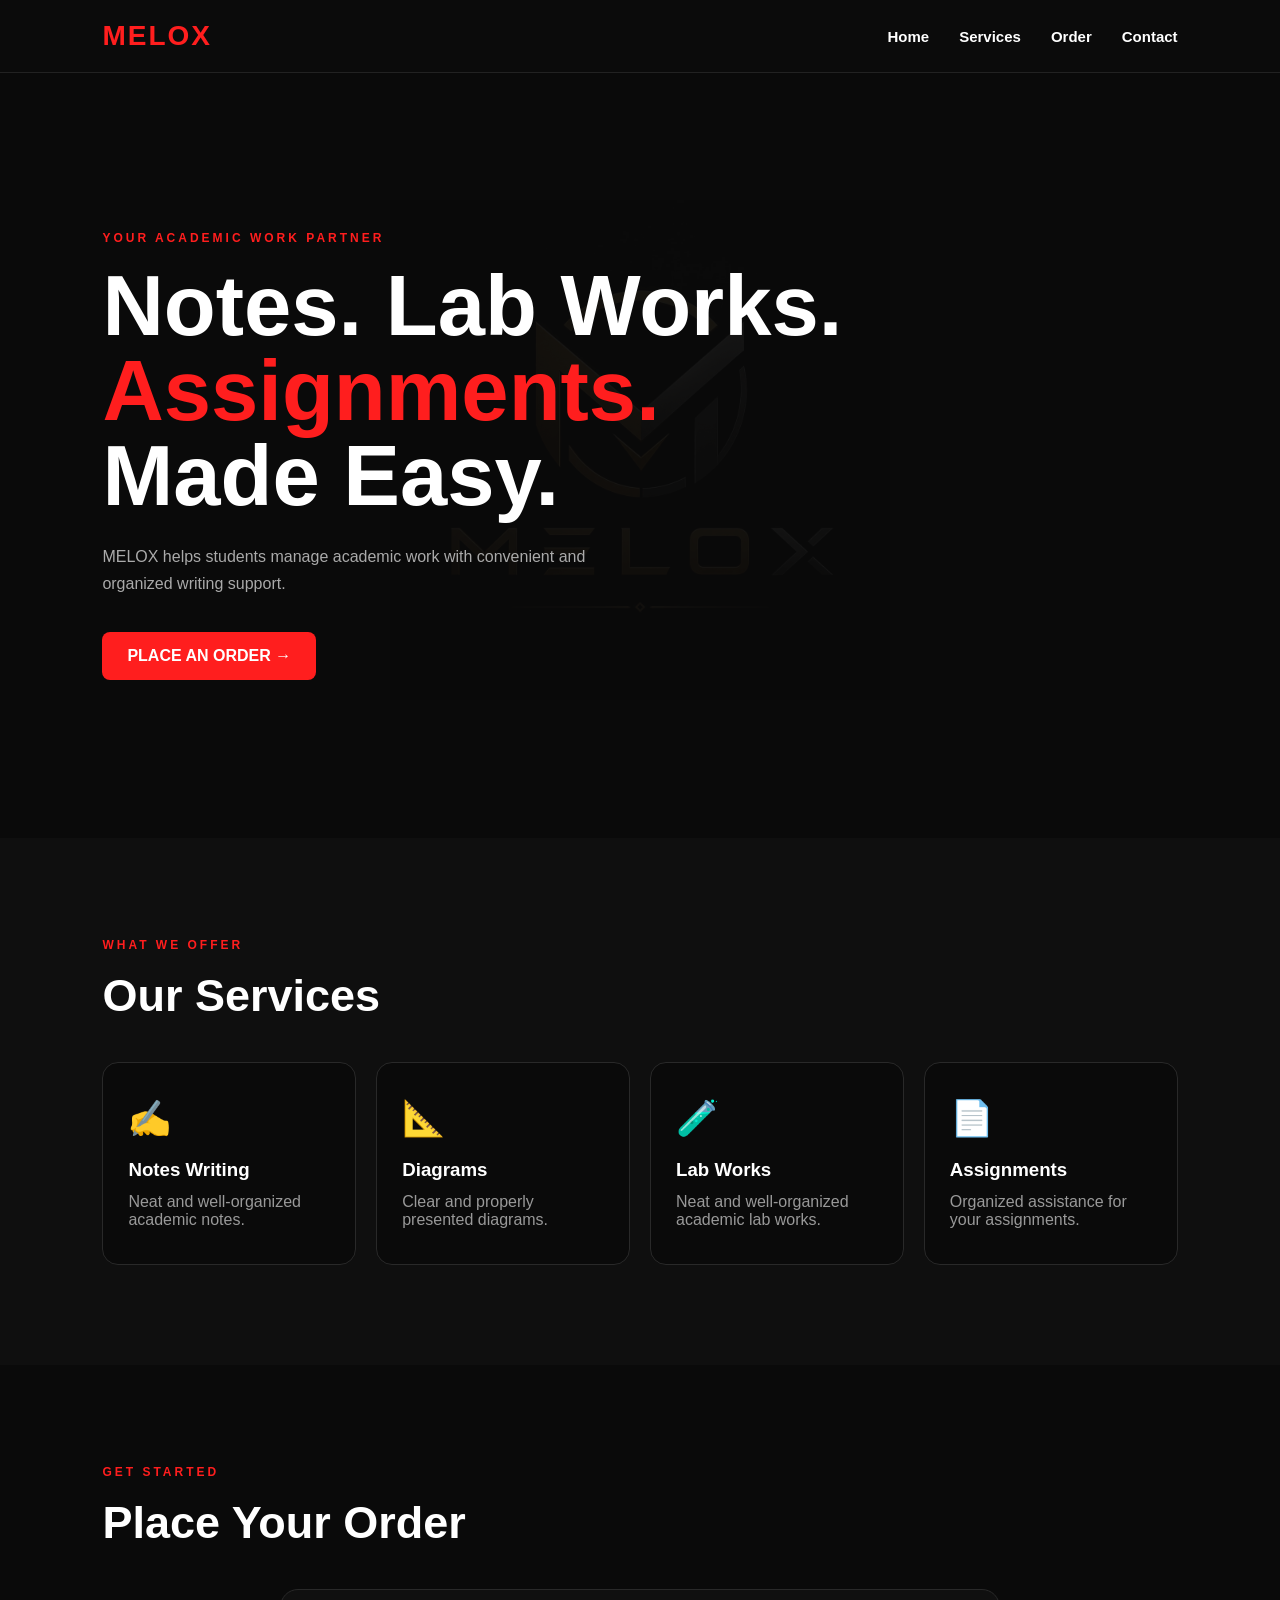
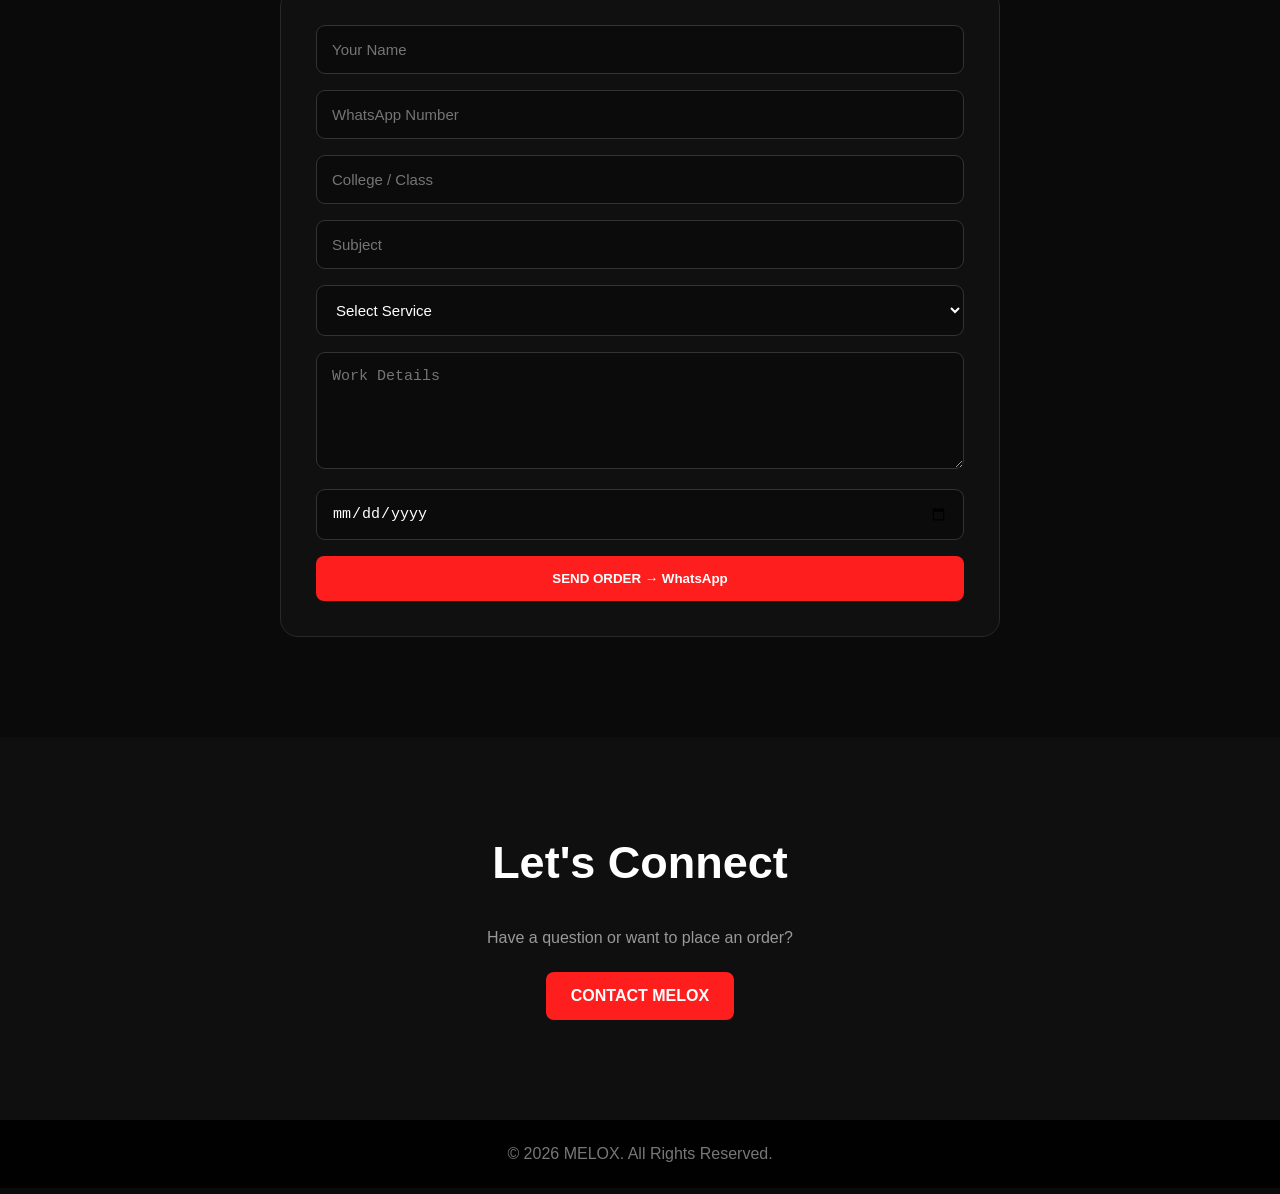
<file: index.html>
<!DOCTYPE html>
<html lang="en">
<head>
    <meta charset="UTF-8">
    <meta name="viewport" content="width=device-width, initial-scale=1.0">

    <title>MELOX | Academic Work Simplified</title>

    <link rel="stylesheet" href="style.css">
</head>

<body>

    <!-- Background Logo -->
    <img src="melox-logo.png" class="background-logo">

    <!-- Navigation -->
    <nav class="navbar">
        <div class="logo">MELOX</div>

        <div class="nav-links">
            <a href="#home">Home</a>
            <a href="#services">Services</a>
            <a href="#order">Order</a>
            <a href="#contact">Contact</a>
        </div>
    </nav>

    <!-- Hero Section -->
    <section class="hero" id="home">
        <div class="hero-content">

            <p class="tag">YOUR ACADEMIC WORK PARTNER</p>

            <h1>
                Notes. Lab Works.<br>
                <span>Assignments.</span> Made Easy.
            </h1>

            <p class="hero-text">
                MELOX helps students manage academic work with
                convenient and organized writing support.
            </p>

            <a href="#order" class="btn">
                PLACE AN ORDER →
            </a>

        </div>
    </section>

    <!-- Services Section -->
    <section class="services" id="services">

        <p class="section-tag">WHAT WE OFFER</p>
        <h2>Our Services</h2>

        <div class="service-grid">

            <div class="service-card">
                <div class="icon">✍️</div>
                <h3>Notes Writing</h3>
                <p>Neat and well-organized academic notes.</p>
            </div>

            <div class="service-card">
                <div class="icon">📐</div>
                <h3>Diagrams</h3>
                <p>Clear and properly presented diagrams.</p>
            </div>

            <div class="service-card">
                <div class="icon">🧪</div>
                <h3>Lab Works</h3>
                <p>Neat and well-organized academic lab works.</p>
            </div>

            <div class="service-card">
                <div class="icon">📄</div>
                <h3>Assignments</h3>
                <p>Organized assistance for your assignments.</p>
            </div>

        </div>

    </section>

    <!-- Order Section -->
    <section class="order" id="order">

        <p class="section-tag">GET STARTED</p>
        <h2>Place Your Order</h2>

        <form id="orderForm">

            <input
                type="text"
                id="name"
                placeholder="Your Name"
                required
            >

            <input
                type="tel"
                id="phone"
                placeholder="WhatsApp Number"
                required
            >

            <input
                type="text"
                id="college"
                placeholder="College / Class"
                required
            >

            <input
                type="text"
                id="subject"
                placeholder="Subject"
                required
            >

            <select id="service" required>
                <option value="">Select Service</option>
                <option value="Notes">Notes</option>
                <option value="Diagram">Diagram</option>
                <option value="Lab Works">Lab Works</option>
                <option value="Assignment">Assignment</option>
            </select>

            <textarea
                id="details"
                placeholder="Work Details"
                rows="5"
                required
            ></textarea>

            
            <input
                type="date"
                id="date"
                required
            >

            <button type="submit" class="btn">
                SEND ORDER → WhatsApp
            </button>

        </form>

    </section>

    <!-- Contact Section -->
    <section class="contact" id="contact">

        <h2>Let's Connect</h2>

        <p>
            Have a question or want to place an order?
        </p>

        <a href="#order" class="btn">
            CONTACT MELOX
        </a>

    </section>

    <!-- Footer -->
    <footer>
        <p>© 2026 MELOX. All Rights Reserved.</p>
    </footer>

    <!-- JavaScript -->
    <script src="script.js"></script>

</body>
</html>
</file>
<file: style.css>
* {
    margin: 0;
    padding: 0;
    box-sizing: border-box;
}

body {
    font-family: Arial, sans-serif;
    background: #0b0b0b;
    color: #fff;
}

/* BACKGROUND LOGO */
.background-logo {
    position: fixed;
    top: 50%;
    left: 50%;
    width: 500px;
    transform: translate(-50%, -50%);
    opacity: 0.20;
    z-index: 0;
    pointer-events: none;
}

/* CONTENT ABOVE LOGO */
.navbar,
.hero,
.services,
.order,
.contact,
footer {
    position: relative;
    z-index: 1;
}

/* Navigation */
.navbar {
    width: 100%;
    padding: 20px 8%;
    display: flex;
    justify-content: space-between;
    align-items: center;
    background: rgba(11, 11, 11, 0.75);
    border-bottom: 1px solid #222;
}

.logo {
    font-size: 28px;
    font-weight: 800;
    letter-spacing: 2px;
    color: #ff1e1e;
}

.nav-links {
    display: flex;
    gap: 30px;
}

.nav-links a {
    text-decoration: none;
    color: #fff;
    font-size: 15px;
    font-weight: 600;
}

.nav-links a:hover {
    color: #ff1e1e;
}

/* Hero */
.hero {
    min-height: 85vh;
    display: flex;
    align-items: center;
    padding: 80px 8%;
    background: rgba(11, 11, 11, 0.72);
}

.hero-content {
    max-width: 750px;
}

.tag,
.section-tag {
    font-size: 12px;
    font-weight: 700;
    letter-spacing: 3px;
    margin-bottom: 18px;
    color: #ff1e1e;
}

.hero h1 {
    font-size: clamp(45px, 7vw, 85px);
    line-height: 1;
    margin-bottom: 25px;
}

.hero h1 span {
    color: #ff1e1e;
}

.hero-text {
    max-width: 550px;
    line-height: 1.7;
    color: #aaa;
    margin-bottom: 35px;
}

/* Button */
.btn {
    display: inline-block;
    padding: 15px 25px;
    background: #ff1e1e;
    color: #fff;
    border: none;
    border-radius: 8px;
    text-decoration: none;
    font-weight: 700;
    cursor: pointer;
}

.btn:hover {
    background: #fff;
    color: #111;
}

/* Services */
.services {
    padding: 100px 8%;
    background: rgba(17, 17, 17, 0.72);
}

.services h2,
.order h2,
.contact h2 {
    font-size: 45px;
    margin-bottom: 40px;
}

.service-grid {
    display: grid;
    grid-template-columns: repeat(4, 1fr);
    gap: 20px;
}

.service-card {
    background: rgba(11, 11, 11, 0.90);
    padding: 35px 25px;
    border-radius: 16px;
    border: 1px solid #292929;
}

.icon {
    font-size: 35px;
    margin-bottom: 20px;
}

.service-card h3 {
    margin-bottom: 12px;
}

.service-card p {
    color: #999;
}

/* Order */
.order {
    padding: 100px 8%;
    background: rgba(11, 11, 11, 0.72);
}

#orderForm {
    max-width: 720px;
    margin: auto;
    padding: 35px;
    background: rgba(17, 17, 17, 0.94);
    border: 1px solid #292929;
    border-radius: 18px;
}

#orderForm input,
#orderForm select,
#orderForm textarea {
    width: 100%;
    padding: 15px;
    margin-bottom: 16px;
    border: 1px solid #333;
    border-radius: 9px;
    background: #0b0b0b;
    color: #fff;
    font-size: 15px;
}

#orderForm label {
    display: block;
    margin-bottom: 8px;
}

#orderForm button {
    width: 100%;
}

/* Contact */
.contact {
    padding: 100px 8%;
    text-align: center;
    background: rgba(17, 17, 17, 0.72);
}

.contact p {
    color: #999;
    margin-bottom: 25px;
}

/* Footer */
footer {
    padding: 25px;
    text-align: center;
    background: rgba(0, 0, 0, 0.90);
    color: #777;
}

/* Mobile */
@media (max-width: 800px) {
    .service-grid {
        grid-template-columns: repeat(2, 1fr);
    }
}

@media (max-width: 500px) {
    .nav-links {
        display: none;
    }

    .service-grid {
        grid-template-columns: 1fr;
    }

    .background-logo {
        width: 350px;
    }
}
</file>
